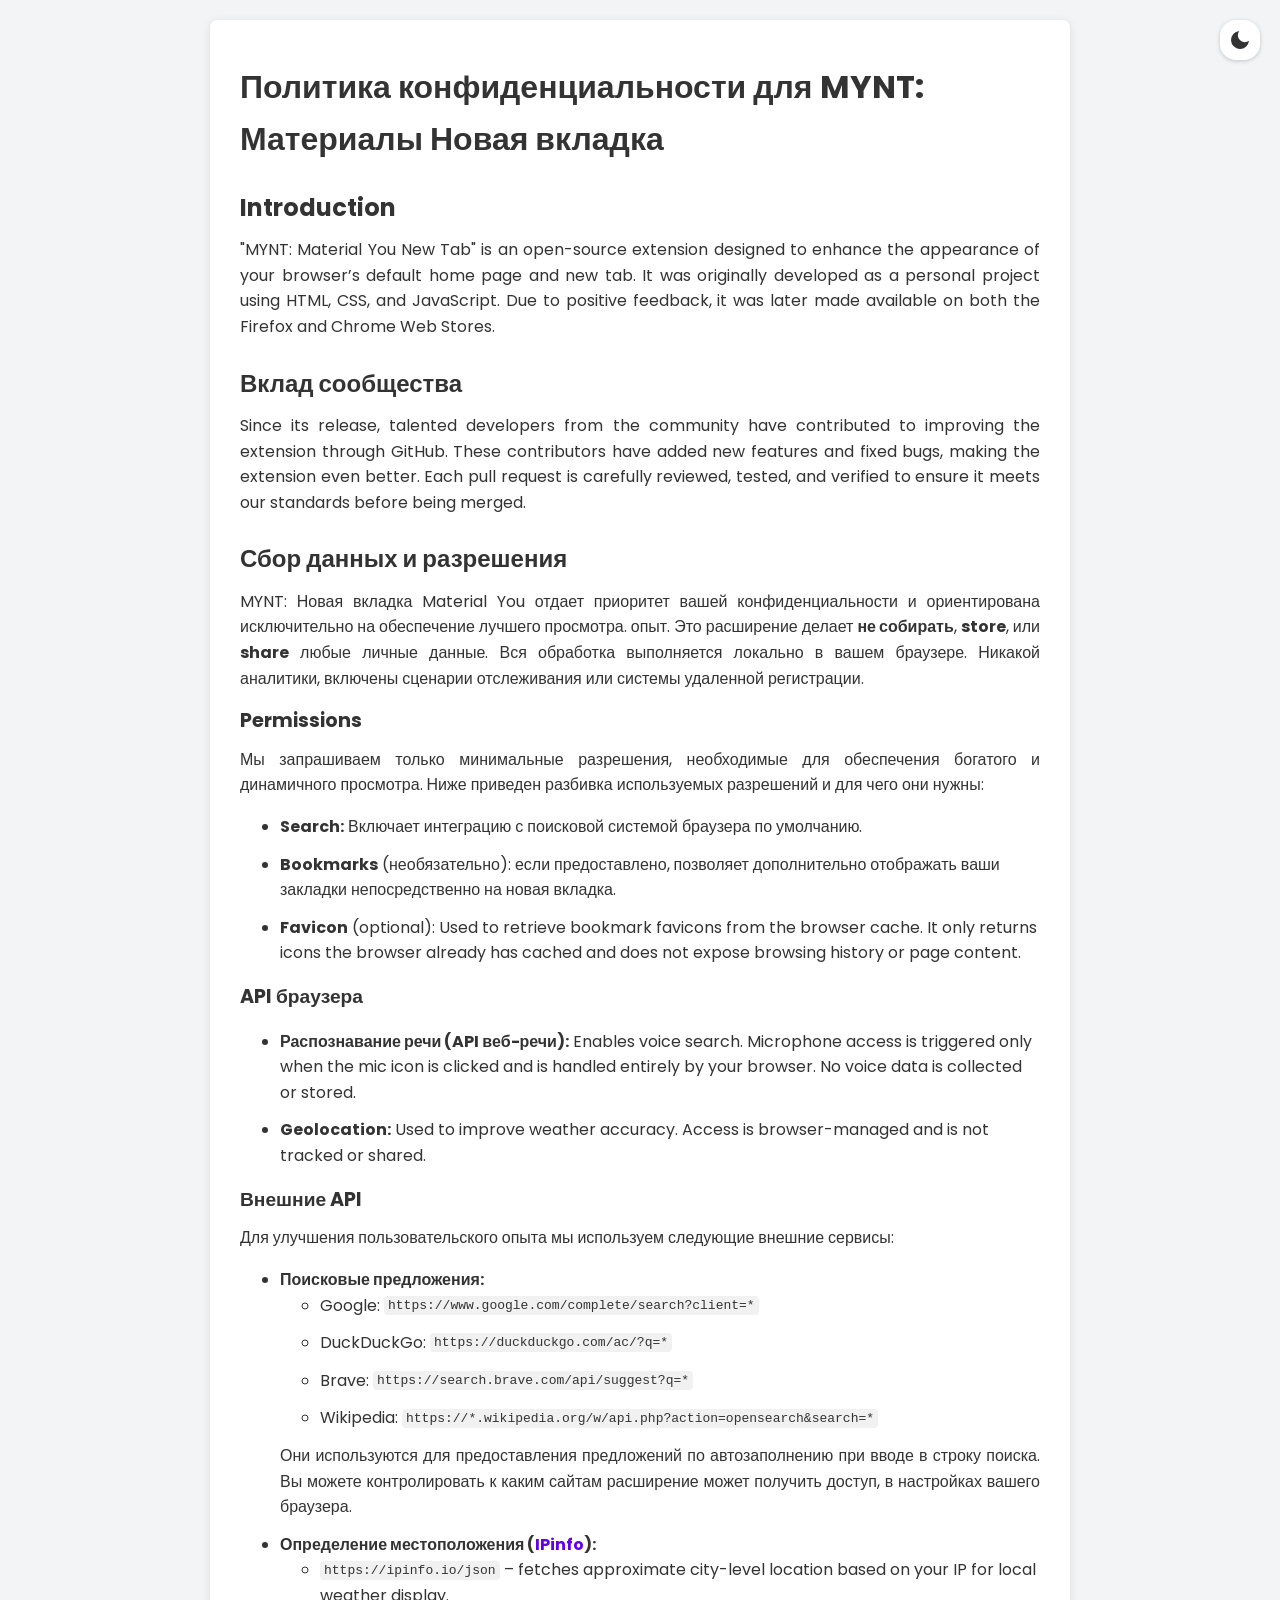
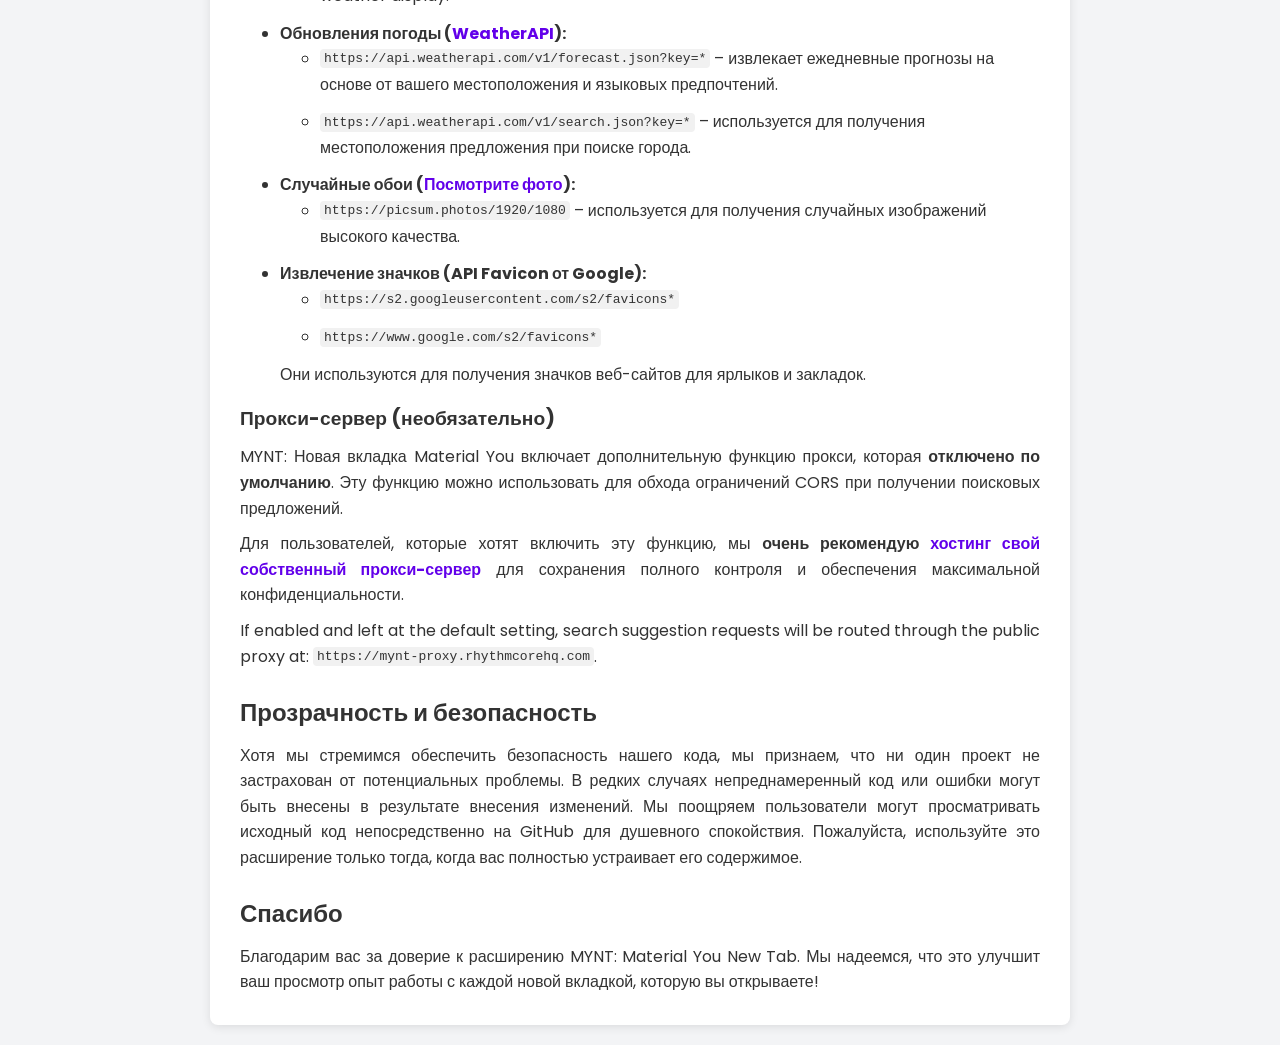
<file: privacy-policy.html>
<!DOCTYPE html>
<html lang="en">
<head>
    <meta charset="UTF-8">
    <meta name="viewport" content="width=device-width, initial-scale=1.0">
    <title>Политика конфиденциальности MYNT</title>
    <link href="favicon/icon128.png" rel="icon">
    <link href="https://fonts.googleapis.com/css2?family=Poppins:wght@400;600&display=swap" rel="stylesheet">
    <style>
        body {
            font-family: 'Poppins', sans-serif;
            background-color: #f3f4f6;
            color: #333;
            margin: 0;
            padding: 20px;
            line-height: 1.6;
            transition: background 0.3s, color 0.3s;
        }
        .container {
            max-width: 800px;
            margin: auto;
            background: white;
            padding: 20px 30px;
            border-radius: 8px;
            box-shadow: 0 2px 10px rgba(0, 0, 0, 0.1);
            transition: background 0.3s, color 0.3s;
        }
        h1 {
            font-size: 2rem;
            margin-bottom: 10px;
        }
        h2 {
            font-size: 1.5rem;
            margin-top: 25px;
            margin-bottom: 10px;
        }
        h3 {
            font-size: 1.2rem;
            margin-top: 15px;
            margin-bottom: 5px;
        }
        p {
            margin: 10px 0;
            text-align: justify;
        }
        li {
            margin-bottom: 12px;
        }
        a {
            color: #6200ea;
            text-decoration: none;
        }
        a:hover {
            text-decoration: underline;
        }
        code {
            word-break: break-word;
            white-space: pre-wrap;
            overflow-wrap: anywhere;
            background-color: #f1f1f1;
            padding: 2px 4px;
            border-radius: 4px;
            max-width: 100%;
            vertical-align: middle;
        }
        /* Dark mode styles */
        body.dark-mode {
            background-color: #181a20;
            color: #e0e0e0;
        }
        .container.dark-mode {
            background: #23262f;
            color: #e0e0e0;
            box-shadow: 0 2px 10px rgba(0, 0, 0, 0.4);
        }
        body.dark-mode a {
            color: #bb86fc;
        }
        body.dark-mode code {
            background-color: #23262f;
            color: #bb86fc;
        }
        .dark-mode-toggle {
            position: absolute;
            top: 20px;
            right: 20px;
            background: #fff;
            color: #333;
            border: none;
            border-radius: 16px;
            padding: 8px;
            display: inline-flex;
            align-items: center;
            justify-content: center;
            font-size: 1rem;
            cursor: pointer;
            box-shadow: 0 1px 4px rgba(0, 0, 0, 0.2);
            transition: background 0.3s, color 0.3s;
            z-index: 10;
        }
        .dark-mode-toggle:hover svg {
            transform: scale(1.02);
        }
        body.dark-mode .dark-mode-toggle {
            background: #23262f;
            color: #e0e0e0;
            border: 1px solid #444;
        }
    </style>
</head>
<body>
    <button class="dark-mode-toggle" id="darkModeToggle">
        <svg width="24" height="24" viewBox="0 0 24 24" xmlns="http://www.w3.org/2000/svg">
            <path id="iconPath" d="" fill="currentColor" />
        </svg>
    </button>
    <div class="container" id="mainContainer">
        <h1>Политика конфиденциальности для MYNT: Материалы Новая вкладка</h1>
        <h2>Introduction</h2>
        <p>"MYNT: Material You New Tab" is an open-source extension designed to enhance the appearance of your browser’s
            default home page and new tab. It was originally developed as a personal project using HTML, CSS, and
            JavaScript. Due to positive feedback, it was later made available on both the Firefox and Chrome Web Stores.
        </p>
        <h2>Вклад сообщества</h2>
        <p>Since its release, talented developers from the community have contributed to improving the extension through
            GitHub. These contributors have added new features and fixed bugs, making the extension even better. Each
            pull request is carefully reviewed, tested, and verified to ensure it meets our standards before being
            merged.
        </p>
        <h2>Сбор данных и разрешения</h2>
        <p>MYNT: Новая вкладка Material You отдает приоритет вашей конфиденциальности и ориентирована исключительно на обеспечение лучшего просмотра.
            опыт. Это расширение делает <strong>не собирать</strong>, <strong>store</strong>, или
            <strong>share</strong> любые личные данные. Вся обработка выполняется локально в вашем браузере. Никакой аналитики,
            включены сценарии отслеживания или системы удаленной регистрации.
        </p>
        <h3>Permissions</h3>
        <p> Мы запрашиваем только минимальные разрешения, необходимые для обеспечения богатого и динамичного просмотра. Ниже приведен
            разбивка используемых разрешений и для чего они нужны:</p>
        <ul>
            <li><strong>Search:</strong> Включает интеграцию с поисковой системой браузера по умолчанию.</li>
            <li><strong>Bookmarks</strong> (необязательно): если предоставлено, позволяет дополнительно отображать ваши закладки непосредственно на
                новая вкладка.</li>
            <li><strong>Favicon</strong> (optional): Used to retrieve bookmark favicons from the browser cache. It only
                returns icons the browser already has cached and does not expose browsing history or page content.</li>
        </ul>
        <h3>API браузера</h3>
        <ul>
            <li><strong>Распознавание речи (API веб-речи):</strong> Enables voice search. Microphone access is
                triggered only when the mic icon is clicked and is handled entirely by your browser. No voice data is
                collected or stored.</li>
            <li><strong>Geolocation:</strong> Used to improve weather accuracy. Access is browser-managed and is not
                tracked or shared.</li>
        </ul>
        <h3>Внешние API</h3>
        <p>Для улучшения пользовательского опыта мы используем следующие внешние сервисы:</p>
        <ul>
            <li><strong>Поисковые предложения:</strong>
                <ul>
                    <li>Google: <code>https://www.google.com/complete/search?client=*</code></li>
                    <li>DuckDuckGo: <code>https://duckduckgo.com/ac/?q=*</code></li>
                    <li>Brave: <code>https://search.brave.com/api/suggest?q=*</code></li>
                    <li>Wikipedia: <code>https://*.wikipedia.org/w/api.php?action=opensearch&search=*</code></li>
                </ul>
                <p>Они используются для предоставления предложений по автозаполнению при вводе в строку поиска. Вы можете контролировать
                    к каким сайтам расширение может получить доступ, в настройках вашего браузера.</p>
            </li>
            <li><strong>Определение местоположения (<a href="https://ipinfo.io/" target="_blank">IPinfo</a>):</strong>
                <ul>
                    <li><code>https://ipinfo.io/json</code> – fetches approximate city-level location based on your IP
                        for local weather display.</li>
                </ul>
            </li>
            <li><strong>Обновления погоды (<a href="https://www.weatherapi.com/" target="_blank">WeatherAPI</a>):</strong>
                <ul>
                    <li><code>https://api.weatherapi.com/v1/forecast.json?key=*</code> – извлекает ежедневные прогнозы на основе
                        от вашего местоположения и языковых предпочтений.</li>
                    <li><code>https://api.weatherapi.com/v1/search.json?key=*</code> – используется для получения местоположения
                        предложения при поиске города.</li>
                </ul>
            </li>
            <li><strong>Случайные обои (<a href="https://picsum.photos/" target="_blank">Посмотрите фото</a>):</strong>
                <ul>
                    <li><code>https://picsum.photos/1920/1080</code> – используется для получения случайных изображений высокого качества.</li>
                </ul>
            </li>
            <li><strong>Извлечение значков (API Favicon от Google):</strong>
                <ul>
                    <li><code>https://s2.googleusercontent.com/s2/favicons*</code></li>
                    <li><code>https://www.google.com/s2/favicons*</code></li>
                </ul>
                Они используются для получения значков веб-сайтов для ярлыков и закладок.
            </li>
        </ul>
        <h3>Прокси-сервер (необязательно)</h3>
        <p>
            MYNT: Новая вкладка Material You включает дополнительную функцию прокси, которая <strong>отключено по умолчанию</strong>.
            Эту функцию можно использовать для обхода ограничений CORS при получении поисковых предложений.
        </p>
        <p>
            Для пользователей, которые хотят включить эту функцию, мы <strong>очень рекомендую <a
                    href="https://github.com/Minuga-RC/MYNT-CORS-Bypass-Proxy" target="_blank">хостинг свой собственный
                    прокси-сервер</a></strong> для сохранения полного контроля и обеспечения максимальной конфиденциальности.
        </p>
        <p>
            If enabled and left at the default setting, search suggestion requests will be routed through the public
            proxy at: <code>https://mynt-proxy.rhythmcorehq.com</code>.
        </p>
        <h2>Прозрачность и безопасность</h2>
        <p>Хотя мы стремимся обеспечить безопасность нашего кода, мы признаем, что ни один проект не застрахован от потенциальных
            проблемы. В редких случаях непреднамеренный код или ошибки могут быть внесены в результате внесения изменений. Мы поощряем
            пользователи могут просматривать исходный код непосредственно на GitHub для душевного спокойствия. Пожалуйста, используйте это расширение только тогда, когда
            вас полностью устраивает его содержимое.</p>
        <h2>Спасибо</h2>
        <p>Благодарим вас за доверие к расширению MYNT: Material You New Tab. Мы надеемся, что это улучшит ваш просмотр
            опыт работы с каждой новой вкладкой, которую вы открываете!</p>
    </div>
    <script>
        // Логика переключения темного режима
        const toggleBtn = document.getElementById('darkModeToggle');
        const container = document.getElementById('mainContainer');
        const iconPath = document.getElementById('iconPath');
        let isDark = localStorage.getItem('mynt-dark-mode');
        // SVG-пути
        const moonPath = "M21 12.79A9 9 0 1 1 11.21 3 7 7 0 0 0 21 12.79z";
        const sunPath = "M11 4V1h2v3zm0 19v-3h2v3zm9-10v-2h3v2zM1 13v-2h3v2zm17.7-6.3l-1.4-1.4l1.75-1.8l1.45 1.45zM4.95 20.5L3.5 19.05l1.8-1.75l1.4 1.4zm14.1 0l-1.75-1.8l1.4-1.4l1.8 1.75zM5.3 6.7L3.5 4.95L4.95 3.5L6.7 5.3zM12 18q-2.5 0-4.25-1.75T6 12t1.75-4.25T12 6t4.25 1.75T18 12t-1.75 4.25T12 18";
        function setDarkMode(isDark) {
            document.body.classList.toggle('dark-mode', isDark);
            container.classList.toggle('dark-mode', isDark);
            iconPath.setAttribute('d', isDark ? sunPath : moonPath);
            localStorage.setItem('mynt-dark-mode', isDark);
        }
        // Определить исходное состояние
        if (isDark === null) {
            isDark = window.matchMedia('(предпочитает цветовую схему: темную)').matches;
        } else {
            isDark = isDark === 'true';
        }
        setDarkMode(isDark);
        toggleBtn.addEventListener('click', () => {
            const newDarkState = !document.body.classList.contains('dark-mode');
            setDarkMode(newDarkState);
        });
    </script>
</body>
</html>
</file>
